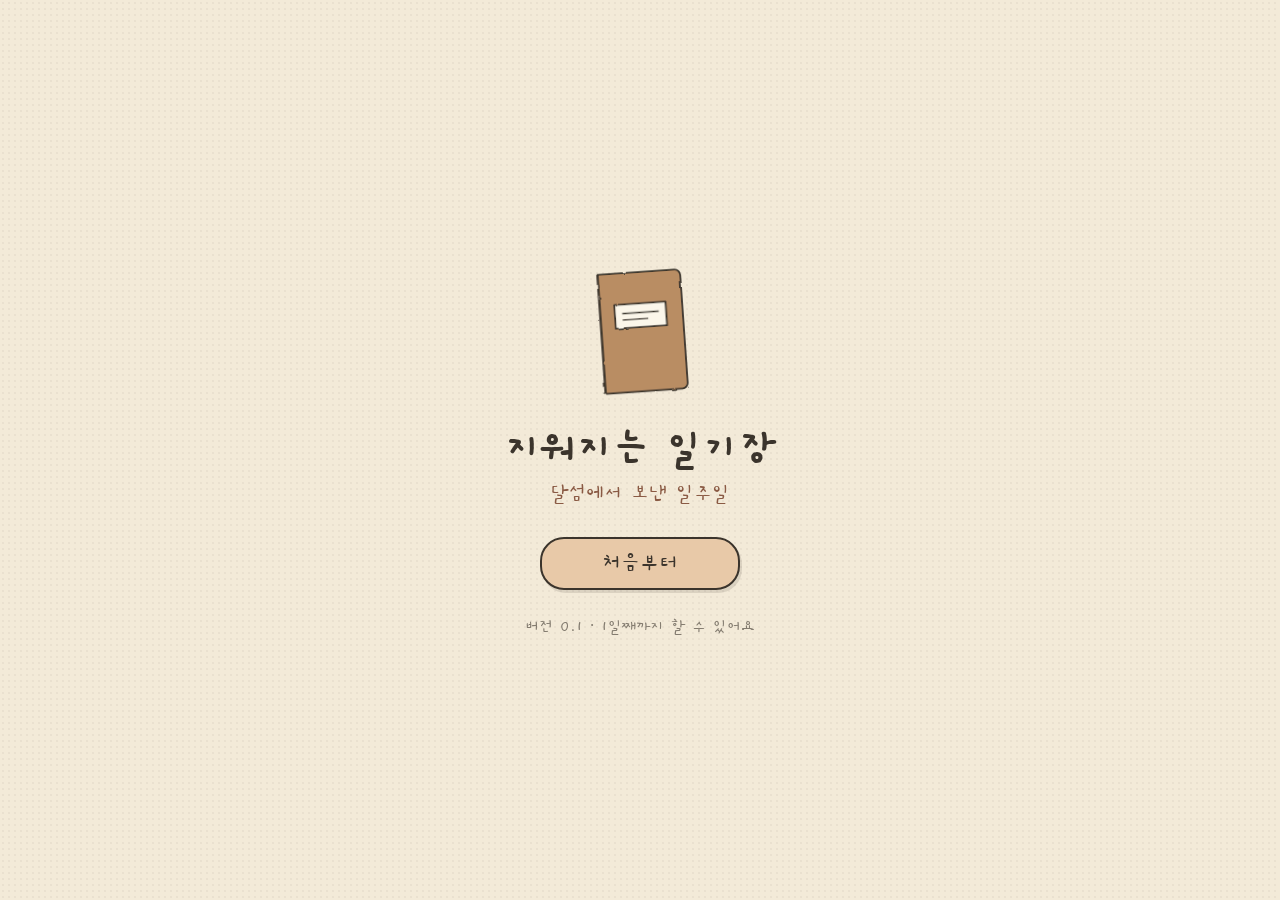
<file: index.html>
<!doctype html>
<html lang="ko">
<head>
<meta charset="utf-8">
<meta name="viewport" content="width=device-width,initial-scale=1,viewport-fit=cover">
<meta name="theme-color" content="#f3ead8">
<title>지워지는 일기장</title>
<meta name="description" content="밤마다 일기 한 줄을 지워야 다음 날이 오는 섬마을 이야기">
<link rel="preconnect" href="https://fonts.googleapis.com">
<link rel="preconnect" href="https://fonts.gstatic.com" crossorigin>
<link href="https://fonts.googleapis.com/css2?family=Gaegu:wght@400;700&display=swap" rel="stylesheet">
<link rel="stylesheet" href="styles/game.css">
</head>
<body class="t-day">
<div class="game" id="game">
  <div class="scene" id="scene">
    <div class="stage" id="stage"></div>
    <div class="rain" id="rain" hidden></div>
    <div class="hud">
      <span id="hud-time"></span>
      <button class="hud-btn" id="to-title" type="button" aria-label="제목 화면으로">
        <svg width="18" height="18" viewBox="0 0 20 20" fill="none" stroke="currentColor" stroke-width="1.8" stroke-linecap="round"><path d="M4 6h12M4 10h12M4 14h12"/></svg>
      </button>
    </div>
    <div class="fade" id="fade"></div>
  </div>
  <div class="talk" id="talk">
    <div class="box" id="box">
      <div class="who" id="who"></div>
      <div class="line" id="line"></div>
      <div class="choices" id="choices"></div>
      <div class="next" id="next" aria-hidden="true">▾</div>
    </div>
  </div>
</div>

<section class="title" id="title">
  <div class="title-inner">
    <svg class="cover" viewBox="0 0 120 150" aria-hidden="true">
      <filter id="tp"><feTurbulence type="fractalNoise" baseFrequency=".09" numOctaves="2" seed="4"/><feDisplacementMap in="SourceGraphic" scale="2.4"/></filter>
      <g filter="url(#tp)" stroke="#3b342c" stroke-width="2" stroke-linejoin="round">
        <path d="M18 10h84a6 6 0 0 1 6 6v118a6 6 0 0 1-6 6H18z" fill="#b98d64"/>
        <path d="M18 10v130" />
        <path d="M34 44h56v26H34z" fill="#fbf6ea"/>
        <path d="M42 54h40M42 61h28" stroke-width="1.4"/>
      </g>
    </svg>
    <h1>지워지는 일기장</h1>
    <p class="sub">달섬에서 보낸 일주일</p>
    <div class="title-btns">
      <button type="button" id="btn-new" class="pill main">처음부터</button>
      <button type="button" id="btn-continue" class="pill" hidden>이어하기</button>
    </div>
    <p class="ver">버전 0.1 · 1일째까지 할 수 있어요</p>
  </div>
</section>

<section class="diary" id="diary" hidden>
  <div class="page" id="page">
    <div class="page-head"><span id="diary-day"></span><span class="weather" id="diary-weather"></span></div>
    <div class="entries" id="entries"></div>
    <p class="rule" id="diary-rule">한 줄을 지워야 잠들 수 있다.</p>
    <p class="hint" id="diary-hint">지우고 싶은 줄을 손가락이나 마우스로 문질러 보세요.</p>
  </div>
  <div class="eraser" id="eraser" aria-hidden="true"></div>
</section>

<section class="ending" id="ending" hidden>
  <div class="ending-inner">
    <p class="ending-kicker" id="ending-kicker"></p>
    <h2 id="ending-title"></h2>
    <p class="ending-body" id="ending-body"></p>
    <div class="title-btns">
      <button type="button" id="btn-again" class="pill main">다시 하기</button>
      <button type="button" id="btn-home" class="pill">제목으로</button>
    </div>
  </div>
</section>

<script type="module" src="src/main.js"></script>
</body>
</html>
</file>
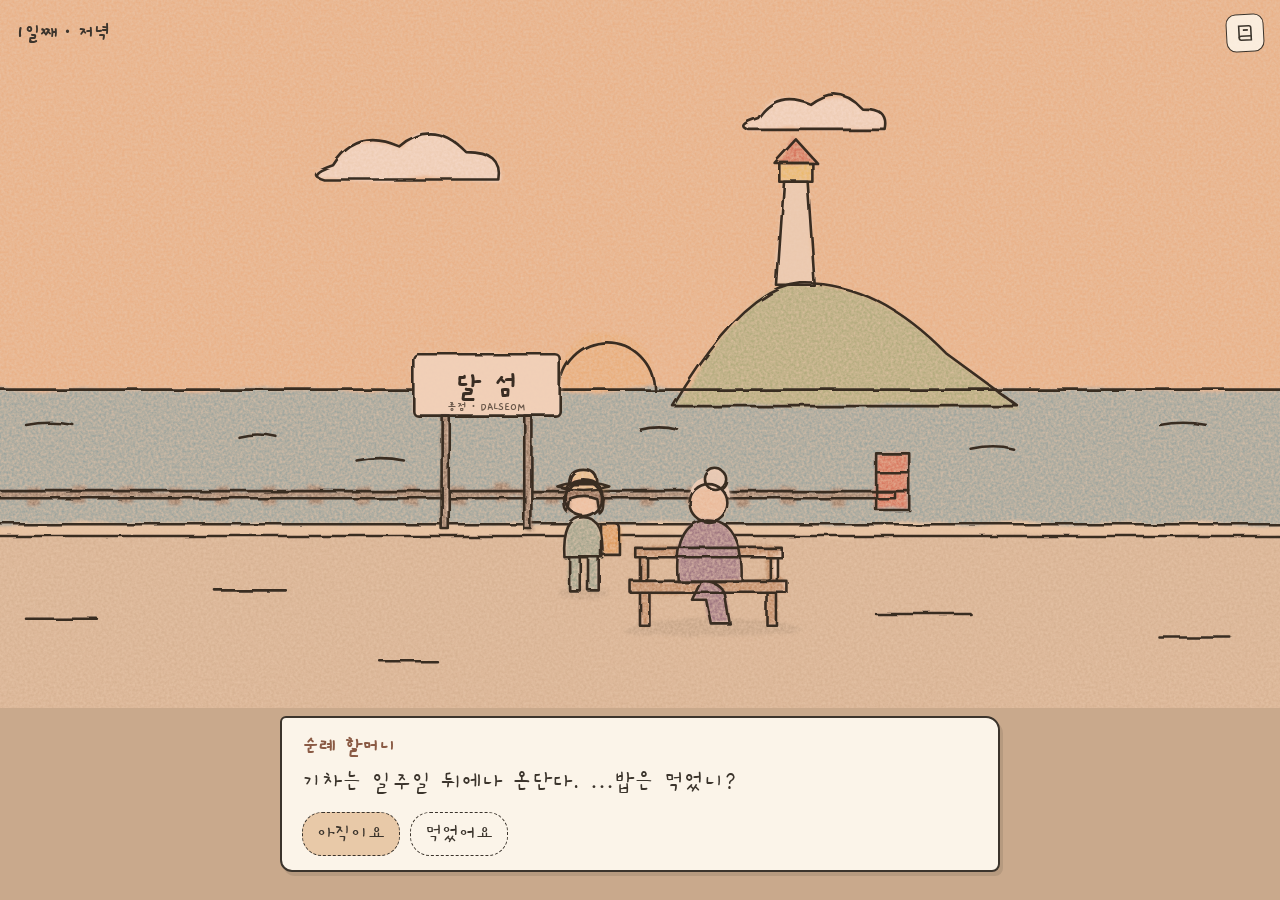
<file: docs/mockups/화풍가-시간대-v002-원본.html>
<!doctype html>
<html lang="ko"><head><meta charset="utf-8">
<meta name="viewport" content="width=device-width,initial-scale=1">
<title>화풍 가 시간대 시안</title>
<link rel="preconnect" href="https://fonts.googleapis.com">
<link href="https://fonts.googleapis.com/css2?family=Gaegu:wght@400;700&family=Jua&family=Gowun+Batang:wght@400;700&display=swap" rel="stylesheet">
<style>
*{box-sizing:border-box;margin:0}
html,body{height:100%}
body{overflow:hidden;font-family:'Gowun Batang',serif}
.game{position:relative;width:100vw;height:100vh;display:flex;flex-direction:column}
.scene{position:relative;flex:1;min-height:0}
.scene>svg{position:absolute;inset:0;width:100%;height:100%}
.hud{position:absolute;top:14px;left:16px;right:16px;display:flex;justify-content:space-between;align-items:center;font-size:15px;z-index:2}
.hud .book{width:38px;height:38px;border-radius:10px;display:grid;place-items:center}
.talk{position:relative;z-index:2;padding:4px 16px 20px;background:var(--ground)}
.box{margin:0 auto;max-width:720px;padding:16px 20px 14px}
.who{font-weight:700;font-size:16px;margin-bottom:6px}
.line{font-size:19px;line-height:1.55;word-break:keep-all}
.choices{display:flex;gap:10px;margin-top:12px;flex-wrap:wrap}
.choices span{padding:8px 14px;font-size:16px}
@media (min-width:800px){
  .talk{padding:8px 16px 28px}
  .line{font-size:21px}
}
/* ---------- A: 연필 선 + 수채화 ---------- */
.A{--ground:#dccfb5;background:#f3ead8;color:#3b342c;font-family:'Gaegu',cursive}
.A .hud{font-size:20px;font-weight:700}
.A .hud .book{background:#fffaf0cc;border:1.5px solid #3b342c;transform:rotate(-3deg)}
.A .box{background:#fffaf0ee;border:2px solid #3b342c;border-radius:6px 14px 8px 12px;box-shadow:3px 4px 0 #3b342c22}
.A .who{font-size:21px;color:#8a5a44}
.A .line{font-size:24px;line-height:1.4}
.A .choices span{border:1.5px dashed #3b342c;border-radius:20px;font-size:21px}
.A .choices span:first-child{background:#e8c9a8}
.A .wc{filter:url(#wc)}
.under{display:none}.A .under{display:inline;fill:#f8f2e6}
.A .pen{fill:none;stroke:#3b342c;stroke-width:1.1;stroke-linejoin:round;stroke-linecap:round;filter:url(#pencil)}
.A .sky{fill:#cfe1e6}.A .sun{fill:#f2c38b}.A .cloud{fill:#fff}
.A .sea{fill:#8fb7c4}.A .hill{fill:#a9c08f}.A .lh{fill:#f6f1e6}.A .lhtop{fill:#d9715b}
.A .rail{fill:#8b7d70}.A .buffer{fill:#d9715b}.A .plat{fill:#d9cbb2}.A .edge{fill:#efe4c9}
.A .sign{fill:#fbf6ea}.A .post{fill:#7b6a5a}.A .bench{fill:#b98d64}
.A .gma{fill:#8d6e8f}.A .gmaskin{fill:#f1d3b8}.A .hair{fill:#e9e6e1}
.A .kid{fill:#7ea0c9}.A .kidskin{fill:#f6dcc2}.A .kidhair{fill:#5a4636}.A .bag{fill:#e0a458}
.A .signtxt{fill:#3b342c;font-family:'Gaegu';font-weight:700}
.A .beam{display:none}
.A .shadow{fill:#3b342c22}
/* ---------- B: 종이 오려 붙이기 ---------- */
.B{--ground:#c9a57b;background:#2d4a5a;color:#2f2a26;font-family:'Jua',sans-serif}
.B .hud{color:#5b3a2a;font-size:18px}
.B .hud .book{background:#f6c35b;box-shadow:2px 3px 0 #0003}
.B .box{background:#fff8ec;border-radius:4px;box-shadow:4px 5px 0 #00000033;transform:rotate(-.6deg)}
.B .who{color:#e06a4e;font-size:18px}
.B .line{font-size:21px}
.B .choices span{background:#f6c35b;border-radius:3px;box-shadow:2px 3px 0 #0002;font-size:18px}
.B .choices span:last-child{background:#a6d0c8}
.B .wc{filter:url(#cut)}
.B .pen{display:none}
.B .sky{fill:#f7d7a8}.B .sun{fill:#f39a6b}.B .cloud{fill:#fff8ec}
.B .sea{fill:#4f97a8}.B .hill{fill:#7fb069}.B .lh{fill:#fff8ec}.B .lhtop{fill:#e06a4e}
.B .rail{fill:#6b5a4c}.B .buffer{fill:#e06a4e}.B .plat{fill:#c9a57b}.B .edge{fill:#f6c35b}
.B .sign{fill:#fff8ec}.B .post{fill:#5b4a3c}.B .bench{fill:#a0663f}
.B .gma{fill:#8a6fb0}.B .gmaskin{fill:#f5c9a3}.B .hair{fill:#f2efe9}
.B .kid{fill:#3f7cc4}.B .kidskin{fill:#f8d4b0}.B .kidhair{fill:#3d2b20}.B .bag{fill:#f6c35b}
.B .signtxt{fill:#2f2a26;font-family:'Jua'}
.B .beam{display:none}
.B .shadow{fill:#0000}
/* ---------- C: 노을 실루엣 ---------- */
.C{--ground:#2e2140;background:#1b1424;color:#f6e9dc}
.C .hud{color:#f6e9dc;font-size:16px;letter-spacing:.04em}
.C .hud .book{border:1px solid #f6e9dc66}
.C .box{background:#1b142499;border-top:1px solid #f6c48f88;border-bottom:1px solid #f6c48f88;backdrop-filter:blur(4px)}
.C .who{color:#f6c48f;letter-spacing:.08em}
.C .line{font-size:19px}
.C .choices span{border:1px solid #f6e9dc55;border-radius:2px}
.C .choices span:first-child{border-color:#f6c48f;color:#f6c48f}
.C .pen{display:none}
.C .sky{fill:url(#dusk)}.C .sun{fill:#ffd9a0;filter:url(#glow)}.C .cloud{fill:#e9879066}
.C .sea{fill:url(#seaG)}
.C .hill,.C .lh,.C .lhtop,.C .rail,.C .buffer,.C .plat,.C .edge,.C .sign,.C .post,.C .bench,.C .gma,.C .gmaskin,.C .hair,.C .kid,.C .kidskin,.C .kidhair,.C .bag{fill:#1b1424}
.C .plat{fill:#2e2140}.C .edge{fill:#4a3560}
.C .bench,.C .gma,.C .gmaskin,.C .hair,.C .kid,.C .kidskin,.C .kidhair,.C .bag,.C .post{fill:#0f0a14}
.C .signtxt{fill:#f6c48f;font-family:'Gowun Batang';font-weight:700}
.C .beam{fill:url(#beamG)}
.C .lhlamp{fill:#ffe7b0!important;filter:url(#glow)}
.C .shadow{fill:#0000}
.A .lhlamp{fill:#f5d77a}.B .lhlamp{fill:#f6c35b}

.A .hat{fill:#efd9a0}.A .hatband{fill:#d9715b}.A .kidhair{fill:#6b4a36}.A .kid{fill:#8fb0a0}
.A .moon{fill:#f6ecc8}.A .stars{fill:#fff6d8}
.moon,.stars,.night-only{display:none}
.tint{pointer-events:none;mix-blend-mode:multiply;fill:transparent}
.t-eve .tint{fill:#e89a70;opacity:.38}
.t-eve .sky{fill:#f2c9a0}
.t-day .sun{transform:translate(-30px,-112px)}.t-day .pen path[d^="M166 165"]{display:none}
.t-night .box{color:#3b342c}
.t-night .tint{fill:#2c3868;opacity:.82}
.t-night .sun{display:none}.t-night .moon,.t-night .stars,.t-night .night-only{display:inline}
.t-night .pen path[d^="M166 165"]{display:none}
.nlamp{fill:#ffe9a8;filter:url(#glow)}.nbeam{fill:url(#beamG);opacity:.8}
.t-night .moon,.t-night .stars{filter:url(#glow)}
.t-night{--ground:#3b3a4a;background:#2a2c40;color:#efe6d4}
.t-night .hud{color:#efe6d4}.t-night .hud .book{background:#3b3a4acc;border-color:#efe6d4}
.t-night .box{background:#e9e1cf;}
.t-eve{--ground:#c9a98c}
</style></head>
<body class="A t-eve">
<div class="game">
  <div class="scene">
    <div class="hud"><span>1일째 · 저녁</span><span class="book" aria-label="일기장"><svg width="20" height="20" viewBox="0 0 20 20" fill="none" stroke="currentColor" stroke-width="1.6"><path d="M4 3h10a2 2 0 0 1 2 2v12H6a2 2 0 0 1-2-2z"/><path d="M4 15a2 2 0 0 1 2-2h10"/><path d="M8 7h5"/></svg></span></div>
    <svg viewBox="0 0 400 300" id="scene" preserveAspectRatio="xMidYMax slice" aria-label="달섬역 승강장 장면">
      <defs>
        <filter id="wc" x="-10%" y="-10%" width="120%" height="120%">
          <feTurbulence type="fractalNoise" baseFrequency="0.04" numOctaves="3" seed="3" result="n"/>
          <feDisplacementMap in="SourceGraphic" in2="n" scale="5" result="d"/>
          <feGaussianBlur in="d" stdDeviation="0.6" result="b"/>
          <feTurbulence type="fractalNoise" baseFrequency="0.9" numOctaves="2" seed="8" result="g"/>
          <feColorMatrix in="g" type="matrix" values="0 0 0 0 0  0 0 0 0 0  0 0 0 0 0  0 0 0 -0.9 1.1" result="ga"/>
          <feComposite in="b" in2="ga" operator="in" result="tex"/>
          <feComponentTransfer in="tex"><feFuncA type="linear" slope="0.85"/></feComponentTransfer>
        </filter>
        <filter id="pencil" x="-5%" y="-5%" width="110%" height="110%">
          <feTurbulence type="fractalNoise" baseFrequency="0.08" numOctaves="2" seed="5" result="n"/>
          <feDisplacementMap in="SourceGraphic" in2="n" scale="2.2"/>
        </filter>
        <filter id="cut" x="-10%" y="-10%" width="130%" height="130%">
          <feTurbulence type="fractalNoise" baseFrequency="0.03" numOctaves="2" seed="2" result="n"/>
          <feDisplacementMap in="SourceGraphic" in2="n" scale="2.5" result="d"/>
          <feDropShadow in="d" dx="1.2" dy="1.6" stdDeviation="0.8" flood-color="#000" flood-opacity="0.28"/>
        </filter>
        <filter id="glow" x="-100%" y="-100%" width="300%" height="300%"><feGaussianBlur stdDeviation="4" result="b"/><feMerge><feMergeNode in="b"/><feMergeNode in="SourceGraphic"/></feMerge></filter>
        <linearGradient id="dusk" x1="0" y1="0" x2="0" y2="1"><stop offset="0" stop-color="#3b2a5a"/><stop offset=".45" stop-color="#b8577a"/><stop offset=".8" stop-color="#f29a6b"/><stop offset="1" stop-color="#ffd29a"/></linearGradient>
        <linearGradient id="seaG" x1="0" y1="0" x2="0" y2="1"><stop offset="0" stop-color="#f0a77a"/><stop offset=".3" stop-color="#7a4a74"/><stop offset="1" stop-color="#2a1d38"/></linearGradient>
        <linearGradient id="beamG" x1="0" y1="0" x2="1" y2="0"><stop offset="0" stop-color="#ffe7b0" stop-opacity=".55"/><stop offset="1" stop-color="#ffe7b0" stop-opacity="0"/></linearGradient>

        <rect id="s-sky" x="-400" y="-60" width="1200" height="235"/>
        <circle id="s-sun" cx="186" cy="160" r="20"/>
        <path id="s-cloud1" d="M70 70 q10 -16 28 -8 q14 -12 28 2 q16 0 14 12 h-74 q-8 -2 4 -6z"/>
        <path id="s-cloud2" d="M250 50 q8 -12 22 -6 q12 -9 22 2 q12 0 10 9 h-58 q-6 -2 4 -5z"/>
        <rect id="s-sea" x="-400" y="165" width="1200" height="60"/>
        <path id="s-hill" d="M214 172 Q244 122 268 120 Q300 119 330 150 L360 172 Z"/>
        <path id="s-lh" d="M258 121 L274 121 L271 77 L261 77 Z"/>
        <rect id="s-lhtop" x="259" y="69" width="14" height="8"/>
        <path id="s-lhroof" d="M257 69 L266 59 L275 69 Z"/>
        <path id="s-beam" d="M273 73 L520 40 L520 106 Z"/>
        <rect id="s-rail" x="-400" y="208" width="708" height="3"/>
        <path id="s-sleepers" d="M-400 206h6v8h-6zM-380 206h6v8h-6zM-360 206h6v8h-6zM-340 206h6v8h-6zM-320 206h6v8h-6zM-300 206h6v8h-6zM-280 206h6v8h-6zM-260 206h6v8h-6zM-240 206h6v8h-6zM-220 206h6v8h-6zM-200 206h6v8h-6zM-180 206h6v8h-6zM-160 206h6v8h-6zM-140 206h6v8h-6zM-120 206h6v8h-6zM-100 206h6v8h-6zM-80 206h6v8h-6zM-60 206h6v8h-6zM-40 206h6v8h-6zM-20 206h6v8h-6zM0 206h6v8h-6zM20 206h6v8h-6zM40 206h6v8h-6zM60 206h6v8h-6zM80 206h6v8h-6zM100 206h6v8h-6zM120 206h6v8h-6zM140 206h6v8h-6zM160 206h6v8h-6zM180 206h6v8h-6zM200 206h6v8h-6zM220 206h6v8h-6zM240 206h6v8h-6zM260 206h6v8h-6zM280 206h6v8h-6z"/>
        <path id="s-buffer" d="M300 192 h14 v24 h-14z"/>
        <rect id="s-plat" x="-400" y="222" width="1200" height="80"/>
        <rect id="s-edge" x="-400" y="222" width="1200" height="5"/>
        <rect id="s-post1" x="116" y="176" width="3" height="48"/>
        <rect id="s-post2" x="151" y="176" width="3" height="48"/>
        <rect id="s-sign" x="104" y="150" width="62" height="26" rx="2"/>
        <path id="s-bench" d="M196 246 h66 v5 h-66z M200 251 h4 v14 h-4z M254 251 h4 v14 h-4z M198 232 h62 v4 h-62z M200 236 h3 v10 h-3z M255 236 h3 v10 h-3z"/>
        <path id="s-gma" d="M216 246 q-2 -24 12 -26 q16 0 15 26 z M226 246 q8 0 10 6 l2 12 h-8 l-2 -10 h-6z"/>
        <circle id="s-gmahead" cx="229" cy="213" r="8"/>
        <circle id="s-bun" cx="232" cy="203" r="4.5"/>
        <path id="s-gmahair" d="M221 212 q0 -10 9 -10 q8 0 8 9 q-4 -5 -9 -5 q-6 0 -8 6z"/>
        <path id="s-kid" d="M168 236 q-1 -17 8 -17 q9 0 8 17 z M170 236 h4.5 v14 h-4.5z M178 236 h4.5 v14 h-4.5z"/>
        <path id="s-bag" d="M183.5 222 h6 q2 0 2 2 v11 h-8z"/>
        <circle id="s-kidhead" cx="176" cy="211" r="7.5"/>
        <path id="s-kidhair" d="M168 213 q-1 -10 8 -10 q9 0 8 10 q0 3 -1.5 4 l-1 -6 q-5 -2 -11 0 l-1 6 q-1.5 -1 -1.5 -4z"/>
        <path id="s-hat" d="M165 206 q11 -3.5 22 0 q-11 3 -22 0z M170 205 q0 -6 6 -6 q6 0 6 6z"/>
        <path id="s-hatband" d="M170.2 203.6 h11.6 v1.6 h-11.6z"/>
        <circle id="s-moon" cx="150" cy="58" r="10"/>
        <path id="s-stars" d="M40 30h1.5v1.5h-1.5zM120 22h1.5v1.5h-1.5zM160 48h1.5v1.5h-1.5zM230 28h1.5v1.5h-1.5zM330 40h1.5v1.5h-1.5zM20 90h1.5v1.5h-1.5zM200 80h1.5v1.5h-1.5zM360 90h1.5v1.5h-1.5zM-40 50h1.5v1.5h-1.5zM440 30h1.5v1.5h-1.5zM300 15h1.5v1.5h-1.5zM100 110h1.5v1.5h-1.5z"/>
        <ellipse id="s-sh1" cx="230" cy="266" rx="38" ry="4"/>
        <ellipse id="s-sh2" cx="176" cy="251" rx="11" ry="2.5"/>
      </defs>

      <g class="wc">
        <use href="#s-sky" class="sky"/>
        <use href="#s-cloud1" class="cloud"/><use href="#s-cloud2" class="cloud"/>
        <use href="#s-sun" class="sun"/>
        <use href="#s-sea" class="sea"/>
        <use href="#s-beam" class="beam"/>
        <use href="#s-hill" class="hill"/>
        <use href="#s-lh" class="lh"/><use href="#s-lhtop" class="lhtop lhlamp"/><use href="#s-lhroof" class="lhtop"/>
        <use href="#s-sleepers" class="rail"/><use href="#s-rail" class="rail"/>
        <use href="#s-buffer" class="buffer"/>
        <use href="#s-plat" class="plat"/><use href="#s-edge" class="edge"/>
        <use href="#s-sh1" class="shadow"/><use href="#s-sh2" class="shadow"/>
      </g>
      <g class="pen">
        <use href="#s-cloud1"/><use href="#s-cloud2"/>
        <path d="M166 165 A20 20 0 0 1 206 165"/>
        <path d="M-400 165 H800"/>
        <path d="M-60 180 q10 -2 20 0 M30 185 q8 -2 16 0 M80 195 q10 -2 20 0 M200 182 q8 -2 16 0 M340 190 q10 -2 18 0 M420 180 q10 -2 20 0"/>
        <use href="#s-hill"/><use href="#s-lh"/><use href="#s-lhtop"/><use href="#s-lhroof"/>
        <use href="#s-rail"/><use href="#s-buffer"/><path d="M300 200h14M300 208h14"/>
        <path d="M-400 222 H800 M-400 227 H800"/>
        <path d="M-60 262 h30 M20 250 h30 M300 260 h40 M90 280 h24 M420 270 h30"/>
      </g>
      <g class="under">
        <use href="#s-post1"/><use href="#s-post2"/><use href="#s-sign"/><use href="#s-bench"/>
        <use href="#s-gma"/><use href="#s-gmahead"/><use href="#s-bun"/><use href="#s-gmahair"/>
        <use href="#s-bag"/><use href="#s-kid"/><use href="#s-kidhead"/><use href="#s-kidhair"/><use href="#s-hat"/>
      </g>
      <g class="wc">
        <use href="#s-post1" class="post"/><use href="#s-post2" class="post"/>
        <use href="#s-sign" class="sign"/>
        <use href="#s-bench" class="bench"/>
        <use href="#s-gma" class="gma"/><use href="#s-gmahead" class="gmaskin"/><use href="#s-bun" class="hair"/><use href="#s-gmahair" class="hair"/>
        <use href="#s-bag" class="bag"/><use href="#s-kid" class="kid"/><use href="#s-kidhead" class="kidskin"/><use href="#s-kidhair" class="kidhair"/><use href="#s-hat" class="hat"/><use href="#s-hatband" class="hatband"/>
      </g>
      <g class="pen">
        <use href="#s-post1"/><use href="#s-post2"/><use href="#s-sign"/>
        <use href="#s-bench"/>
        <use href="#s-gma"/><use href="#s-gmahead"/><use href="#s-bun"/>
        <use href="#s-bag"/><use href="#s-kid"/><use href="#s-kidhead"/><use href="#s-kidhair"/><use href="#s-hat"/>
      </g>
      <text class="signtxt" x="135" y="167" text-anchor="middle" font-size="13">달 섬</text>
      <text class="signtxt" x="135" y="173.5" text-anchor="middle" font-size="5" opacity=".75">종점 · DALSEOM</text>
      <rect class="tint" x="-400" y="-60" width="1200" height="400"/>
      <g class="night-only"><use href="#s-stars" class="stars"/><use href="#s-moon" class="moon"/><use href="#s-beam" class="nbeam"/><use href="#s-lhtop" class="nlamp"/></g>
    </svg>
  </div>
  <div class="talk"><div class="box">
    <div class="who">순례 할머니</div>
    <div class="line">기차는 일주일 뒤에나 온단다. …밥은 먹었니?</div>
    <div class="choices"><span>아직이요</span><span>먹었어요</span></div>
  </div></div>
</div>
<script>
const q=new URLSearchParams(location.search);
document.body.className='A t-'+(q.get('t')||'eve');
const lab={day:'낮',eve:'저녁',night:'밤'};document.querySelector('.hud span').textContent='1일째 · '+lab[q.get('t')||'eve'];
const fit=()=>document.getElementById('scene').setAttribute('preserveAspectRatio',innerWidth>=800?'xMidYMax meet':'xMidYMax slice');fit();addEventListener('resize',fit);
</script>
</body></html>
</file>
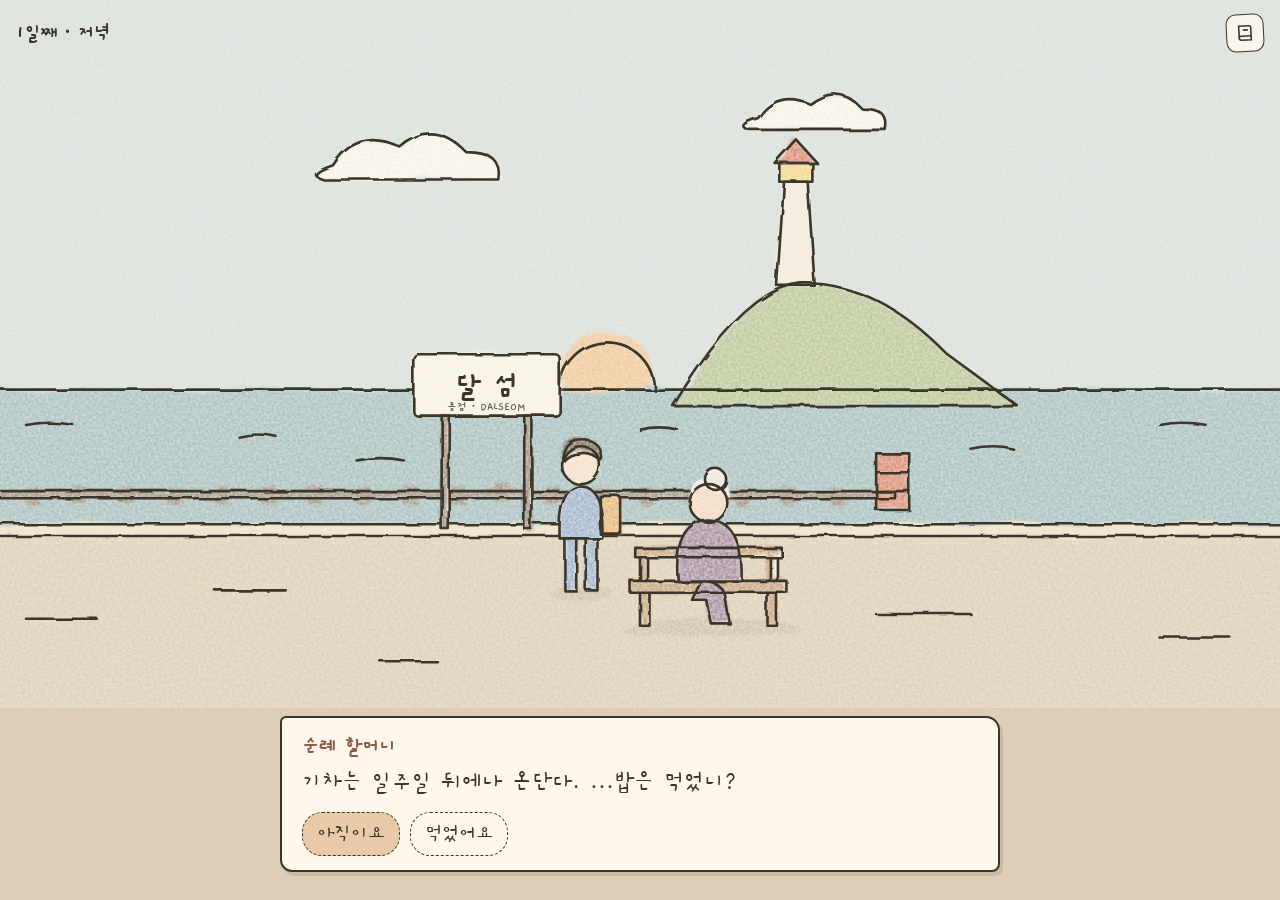
<file: docs/mockups/화풍비교-v001-원본.html>
<!doctype html>
<html lang="ko"><head><meta charset="utf-8">
<meta name="viewport" content="width=device-width,initial-scale=1">
<title>화풍 비교 시안</title>
<link rel="preconnect" href="https://fonts.googleapis.com">
<link href="https://fonts.googleapis.com/css2?family=Gaegu:wght@400;700&family=Jua&family=Gowun+Batang:wght@400;700&display=swap" rel="stylesheet">
<style>
*{box-sizing:border-box;margin:0}
html,body{height:100%}
body{overflow:hidden;font-family:'Gowun Batang',serif}
.game{position:relative;width:100vw;height:100vh;display:flex;flex-direction:column}
.scene{position:relative;flex:1;min-height:0}
.scene>svg{position:absolute;inset:0;width:100%;height:100%}
.hud{position:absolute;top:14px;left:16px;right:16px;display:flex;justify-content:space-between;align-items:center;font-size:15px;z-index:2}
.hud .book{width:38px;height:38px;border-radius:10px;display:grid;place-items:center}
.talk{position:relative;z-index:2;padding:4px 16px 20px;background:var(--ground)}
.box{margin:0 auto;max-width:720px;padding:16px 20px 14px}
.who{font-weight:700;font-size:16px;margin-bottom:6px}
.line{font-size:19px;line-height:1.55;word-break:keep-all}
.choices{display:flex;gap:10px;margin-top:12px;flex-wrap:wrap}
.choices span{padding:8px 14px;font-size:16px}
@media (min-width:800px){
  .talk{padding:8px 16px 28px}
  .line{font-size:21px}
}
/* ---------- A: 연필 선 + 수채화 ---------- */
.A{--ground:#dccfb5;background:#f3ead8;color:#3b342c;font-family:'Gaegu',cursive}
.A .hud{font-size:20px;font-weight:700}
.A .hud .book{background:#fffaf0cc;border:1.5px solid #3b342c;transform:rotate(-3deg)}
.A .box{background:#fffaf0ee;border:2px solid #3b342c;border-radius:6px 14px 8px 12px;box-shadow:3px 4px 0 #3b342c22}
.A .who{font-size:21px;color:#8a5a44}
.A .line{font-size:24px;line-height:1.4}
.A .choices span{border:1.5px dashed #3b342c;border-radius:20px;font-size:21px}
.A .choices span:first-child{background:#e8c9a8}
.A .wc{filter:url(#wc)}
.under{display:none}.A .under{display:inline;fill:#f8f2e6}
.A .pen{fill:none;stroke:#3b342c;stroke-width:1.1;stroke-linejoin:round;stroke-linecap:round;filter:url(#pencil)}
.A .sky{fill:#cfe1e6}.A .sun{fill:#f2c38b}.A .cloud{fill:#fff}
.A .sea{fill:#8fb7c4}.A .hill{fill:#a9c08f}.A .lh{fill:#f6f1e6}.A .lhtop{fill:#d9715b}
.A .rail{fill:#8b7d70}.A .buffer{fill:#d9715b}.A .plat{fill:#d9cbb2}.A .edge{fill:#efe4c9}
.A .sign{fill:#fbf6ea}.A .post{fill:#7b6a5a}.A .bench{fill:#b98d64}
.A .gma{fill:#8d6e8f}.A .gmaskin{fill:#f1d3b8}.A .hair{fill:#e9e6e1}
.A .kid{fill:#7ea0c9}.A .kidskin{fill:#f6dcc2}.A .kidhair{fill:#5a4636}.A .bag{fill:#e0a458}
.A .signtxt{fill:#3b342c;font-family:'Gaegu';font-weight:700}
.A .beam{display:none}
.A .shadow{fill:#3b342c22}
/* ---------- B: 종이 오려 붙이기 ---------- */
.B{--ground:#c9a57b;background:#2d4a5a;color:#2f2a26;font-family:'Jua',sans-serif}
.B .hud{color:#5b3a2a;font-size:18px}
.B .hud .book{background:#f6c35b;box-shadow:2px 3px 0 #0003}
.B .box{background:#fff8ec;border-radius:4px;box-shadow:4px 5px 0 #00000033;transform:rotate(-.6deg)}
.B .who{color:#e06a4e;font-size:18px}
.B .line{font-size:21px}
.B .choices span{background:#f6c35b;border-radius:3px;box-shadow:2px 3px 0 #0002;font-size:18px}
.B .choices span:last-child{background:#a6d0c8}
.B .wc{filter:url(#cut)}
.B .pen{display:none}
.B .sky{fill:#f7d7a8}.B .sun{fill:#f39a6b}.B .cloud{fill:#fff8ec}
.B .sea{fill:#4f97a8}.B .hill{fill:#7fb069}.B .lh{fill:#fff8ec}.B .lhtop{fill:#e06a4e}
.B .rail{fill:#6b5a4c}.B .buffer{fill:#e06a4e}.B .plat{fill:#c9a57b}.B .edge{fill:#f6c35b}
.B .sign{fill:#fff8ec}.B .post{fill:#5b4a3c}.B .bench{fill:#a0663f}
.B .gma{fill:#8a6fb0}.B .gmaskin{fill:#f5c9a3}.B .hair{fill:#f2efe9}
.B .kid{fill:#3f7cc4}.B .kidskin{fill:#f8d4b0}.B .kidhair{fill:#3d2b20}.B .bag{fill:#f6c35b}
.B .signtxt{fill:#2f2a26;font-family:'Jua'}
.B .beam{display:none}
.B .shadow{fill:#0000}
/* ---------- C: 노을 실루엣 ---------- */
.C{--ground:#2e2140;background:#1b1424;color:#f6e9dc}
.C .hud{color:#f6e9dc;font-size:16px;letter-spacing:.04em}
.C .hud .book{border:1px solid #f6e9dc66}
.C .box{background:#1b142499;border-top:1px solid #f6c48f88;border-bottom:1px solid #f6c48f88;backdrop-filter:blur(4px)}
.C .who{color:#f6c48f;letter-spacing:.08em}
.C .line{font-size:19px}
.C .choices span{border:1px solid #f6e9dc55;border-radius:2px}
.C .choices span:first-child{border-color:#f6c48f;color:#f6c48f}
.C .pen{display:none}
.C .sky{fill:url(#dusk)}.C .sun{fill:#ffd9a0;filter:url(#glow)}.C .cloud{fill:#e9879066}
.C .sea{fill:url(#seaG)}
.C .hill,.C .lh,.C .lhtop,.C .rail,.C .buffer,.C .plat,.C .edge,.C .sign,.C .post,.C .bench,.C .gma,.C .gmaskin,.C .hair,.C .kid,.C .kidskin,.C .kidhair,.C .bag{fill:#1b1424}
.C .plat{fill:#2e2140}.C .edge{fill:#4a3560}
.C .bench,.C .gma,.C .gmaskin,.C .hair,.C .kid,.C .kidskin,.C .kidhair,.C .bag,.C .post{fill:#0f0a14}
.C .signtxt{fill:#f6c48f;font-family:'Gowun Batang';font-weight:700}
.C .beam{fill:url(#beamG)}
.C .lhlamp{fill:#ffe7b0!important;filter:url(#glow)}
.C .shadow{fill:#0000}
.A .lhlamp{fill:#f5d77a}.B .lhlamp{fill:#f6c35b}
</style></head>
<body class="A">
<div class="game">
  <div class="scene">
    <div class="hud"><span>1일째 · 저녁</span><span class="book" aria-label="일기장"><svg width="20" height="20" viewBox="0 0 20 20" fill="none" stroke="currentColor" stroke-width="1.6"><path d="M4 3h10a2 2 0 0 1 2 2v12H6a2 2 0 0 1-2-2z"/><path d="M4 15a2 2 0 0 1 2-2h10"/><path d="M8 7h5"/></svg></span></div>
    <svg viewBox="0 0 400 300" id="scene" preserveAspectRatio="xMidYMax slice" aria-label="달섬역 승강장 장면">
      <defs>
        <filter id="wc" x="-10%" y="-10%" width="120%" height="120%">
          <feTurbulence type="fractalNoise" baseFrequency="0.04" numOctaves="3" seed="3" result="n"/>
          <feDisplacementMap in="SourceGraphic" in2="n" scale="5" result="d"/>
          <feGaussianBlur in="d" stdDeviation="0.6" result="b"/>
          <feTurbulence type="fractalNoise" baseFrequency="0.9" numOctaves="2" seed="8" result="g"/>
          <feColorMatrix in="g" type="matrix" values="0 0 0 0 0  0 0 0 0 0  0 0 0 0 0  0 0 0 -0.9 1.1" result="ga"/>
          <feComposite in="b" in2="ga" operator="in" result="tex"/>
          <feComponentTransfer in="tex"><feFuncA type="linear" slope="0.85"/></feComponentTransfer>
        </filter>
        <filter id="pencil" x="-5%" y="-5%" width="110%" height="110%">
          <feTurbulence type="fractalNoise" baseFrequency="0.08" numOctaves="2" seed="5" result="n"/>
          <feDisplacementMap in="SourceGraphic" in2="n" scale="2.2"/>
        </filter>
        <filter id="cut" x="-10%" y="-10%" width="130%" height="130%">
          <feTurbulence type="fractalNoise" baseFrequency="0.03" numOctaves="2" seed="2" result="n"/>
          <feDisplacementMap in="SourceGraphic" in2="n" scale="2.5" result="d"/>
          <feDropShadow in="d" dx="1.2" dy="1.6" stdDeviation="0.8" flood-color="#000" flood-opacity="0.28"/>
        </filter>
        <filter id="glow" x="-100%" y="-100%" width="300%" height="300%"><feGaussianBlur stdDeviation="4" result="b"/><feMerge><feMergeNode in="b"/><feMergeNode in="SourceGraphic"/></feMerge></filter>
        <linearGradient id="dusk" x1="0" y1="0" x2="0" y2="1"><stop offset="0" stop-color="#3b2a5a"/><stop offset=".45" stop-color="#b8577a"/><stop offset=".8" stop-color="#f29a6b"/><stop offset="1" stop-color="#ffd29a"/></linearGradient>
        <linearGradient id="seaG" x1="0" y1="0" x2="0" y2="1"><stop offset="0" stop-color="#f0a77a"/><stop offset=".3" stop-color="#7a4a74"/><stop offset="1" stop-color="#2a1d38"/></linearGradient>
        <linearGradient id="beamG" x1="0" y1="0" x2="1" y2="0"><stop offset="0" stop-color="#ffe7b0" stop-opacity=".55"/><stop offset="1" stop-color="#ffe7b0" stop-opacity="0"/></linearGradient>

        <rect id="s-sky" x="-400" y="-60" width="1200" height="235"/>
        <circle id="s-sun" cx="186" cy="160" r="20"/>
        <path id="s-cloud1" d="M70 70 q10 -16 28 -8 q14 -12 28 2 q16 0 14 12 h-74 q-8 -2 4 -6z"/>
        <path id="s-cloud2" d="M250 50 q8 -12 22 -6 q12 -9 22 2 q12 0 10 9 h-58 q-6 -2 4 -5z"/>
        <rect id="s-sea" x="-400" y="165" width="1200" height="60"/>
        <path id="s-hill" d="M214 172 Q244 122 268 120 Q300 119 330 150 L360 172 Z"/>
        <path id="s-lh" d="M258 121 L274 121 L271 77 L261 77 Z"/>
        <rect id="s-lhtop" x="259" y="69" width="14" height="8"/>
        <path id="s-lhroof" d="M257 69 L266 59 L275 69 Z"/>
        <path id="s-beam" d="M273 73 L520 40 L520 106 Z"/>
        <rect id="s-rail" x="-400" y="208" width="708" height="3"/>
        <path id="s-sleepers" d="M-400 206h6v8h-6zM-380 206h6v8h-6zM-360 206h6v8h-6zM-340 206h6v8h-6zM-320 206h6v8h-6zM-300 206h6v8h-6zM-280 206h6v8h-6zM-260 206h6v8h-6zM-240 206h6v8h-6zM-220 206h6v8h-6zM-200 206h6v8h-6zM-180 206h6v8h-6zM-160 206h6v8h-6zM-140 206h6v8h-6zM-120 206h6v8h-6zM-100 206h6v8h-6zM-80 206h6v8h-6zM-60 206h6v8h-6zM-40 206h6v8h-6zM-20 206h6v8h-6zM0 206h6v8h-6zM20 206h6v8h-6zM40 206h6v8h-6zM60 206h6v8h-6zM80 206h6v8h-6zM100 206h6v8h-6zM120 206h6v8h-6zM140 206h6v8h-6zM160 206h6v8h-6zM180 206h6v8h-6zM200 206h6v8h-6zM220 206h6v8h-6zM240 206h6v8h-6zM260 206h6v8h-6zM280 206h6v8h-6z"/>
        <path id="s-buffer" d="M300 192 h14 v24 h-14z"/>
        <rect id="s-plat" x="-400" y="222" width="1200" height="80"/>
        <rect id="s-edge" x="-400" y="222" width="1200" height="5"/>
        <rect id="s-post1" x="116" y="176" width="3" height="48"/>
        <rect id="s-post2" x="151" y="176" width="3" height="48"/>
        <rect id="s-sign" x="104" y="150" width="62" height="26" rx="2"/>
        <path id="s-bench" d="M196 246 h66 v5 h-66z M200 251 h4 v14 h-4z M254 251 h4 v14 h-4z M198 232 h62 v4 h-62z M200 236 h3 v10 h-3z M255 236 h3 v10 h-3z"/>
        <path id="s-gma" d="M216 246 q-2 -24 12 -26 q16 0 15 26 z M226 246 q8 0 10 6 l2 12 h-8 l-2 -10 h-6z"/>
        <circle id="s-gmahead" cx="229" cy="213" r="8"/>
        <circle id="s-bun" cx="232" cy="203" r="4.5"/>
        <path id="s-gmahair" d="M221 212 q0 -10 9 -10 q8 0 8 9 q-4 -5 -9 -5 q-6 0 -8 6z"/>
        <path id="s-kid" d="M166 228 q-1 -22 9 -22 q10 0 9 22 z M168 228 h5 v22 h-5z M177 228 h5 v22 h-5z"/>
        <path id="s-bag" d="M183 210 h7 q2 0 2 2 v14 h-9z"/>
        <circle id="s-kidhead" cx="175" cy="197" r="8"/>
        <path id="s-kidhair" d="M167 196 q0 -10 8 -10 q9 0 8.5 9 q-5 -4 -9 -3 q-5 0 -7.5 4z"/>
        <ellipse id="s-sh1" cx="230" cy="266" rx="38" ry="4"/>
        <ellipse id="s-sh2" cx="175" cy="251" rx="13" ry="3"/>
      </defs>

      <g class="wc">
        <use href="#s-sky" class="sky"/>
        <use href="#s-cloud1" class="cloud"/><use href="#s-cloud2" class="cloud"/>
        <use href="#s-sun" class="sun"/>
        <use href="#s-sea" class="sea"/>
        <use href="#s-beam" class="beam"/>
        <use href="#s-hill" class="hill"/>
        <use href="#s-lh" class="lh"/><use href="#s-lhtop" class="lhtop lhlamp"/><use href="#s-lhroof" class="lhtop"/>
        <use href="#s-sleepers" class="rail"/><use href="#s-rail" class="rail"/>
        <use href="#s-buffer" class="buffer"/>
        <use href="#s-plat" class="plat"/><use href="#s-edge" class="edge"/>
        <use href="#s-sh1" class="shadow"/><use href="#s-sh2" class="shadow"/>
      </g>
      <g class="pen">
        <use href="#s-cloud1"/><use href="#s-cloud2"/>
        <path d="M166 165 A20 20 0 0 1 206 165"/>
        <path d="M-400 165 H800"/>
        <path d="M-60 180 q10 -2 20 0 M30 185 q8 -2 16 0 M80 195 q10 -2 20 0 M200 182 q8 -2 16 0 M340 190 q10 -2 18 0 M420 180 q10 -2 20 0"/>
        <use href="#s-hill"/><use href="#s-lh"/><use href="#s-lhtop"/><use href="#s-lhroof"/>
        <use href="#s-rail"/><use href="#s-buffer"/><path d="M300 200h14M300 208h14"/>
        <path d="M-400 222 H800 M-400 227 H800"/>
        <path d="M-60 262 h30 M20 250 h30 M300 260 h40 M90 280 h24 M420 270 h30"/>
      </g>
      <g class="under">
        <use href="#s-post1"/><use href="#s-post2"/><use href="#s-sign"/><use href="#s-bench"/>
        <use href="#s-gma"/><use href="#s-gmahead"/><use href="#s-bun"/><use href="#s-gmahair"/>
        <use href="#s-bag"/><use href="#s-kid"/><use href="#s-kidhead"/><use href="#s-kidhair"/>
      </g>
      <g class="wc">
        <use href="#s-post1" class="post"/><use href="#s-post2" class="post"/>
        <use href="#s-sign" class="sign"/>
        <use href="#s-bench" class="bench"/>
        <use href="#s-gma" class="gma"/><use href="#s-gmahead" class="gmaskin"/><use href="#s-bun" class="hair"/><use href="#s-gmahair" class="hair"/>
        <use href="#s-bag" class="bag"/><use href="#s-kid" class="kid"/><use href="#s-kidhead" class="kidskin"/><use href="#s-kidhair" class="kidhair"/>
      </g>
      <g class="pen">
        <use href="#s-post1"/><use href="#s-post2"/><use href="#s-sign"/>
        <use href="#s-bench"/>
        <use href="#s-gma"/><use href="#s-gmahead"/><use href="#s-bun"/>
        <use href="#s-bag"/><use href="#s-kid"/><use href="#s-kidhead"/><use href="#s-kidhair"/>
      </g>
      <text class="signtxt" x="135" y="167" text-anchor="middle" font-size="13">달 섬</text>
      <text class="signtxt" x="135" y="173.5" text-anchor="middle" font-size="5" opacity=".75">종점 · DALSEOM</text>
    </svg>
  </div>
  <div class="talk"><div class="box">
    <div class="who">순례 할머니</div>
    <div class="line">기차는 일주일 뒤에나 온단다. …밥은 먹었니?</div>
    <div class="choices"><span>아직이요</span><span>먹었어요</span></div>
  </div></div>
</div>
<script>
const s=new URLSearchParams(location.search).get('style');
if(s) document.body.className=s;
const fit=()=>document.getElementById('scene').setAttribute('preserveAspectRatio',innerWidth>=800?'xMidYMax meet':'xMidYMax slice');fit();addEventListener('resize',fit);
</script>
</body></html>
</file>
<file: styles/game.css>
/* 지워지는 일기장 — 화풍 가 (연필 선 + 수채화) */
:root{
  --ink:#3b342c;
  --paper:#f3ead8;
  --note:#fffaf0;
  --accent:#8a5a44;
  --ground:#dccfb5;
  --pill:#e8c9a8;
  --font:'Gaegu','Apple SD Gothic Neo','Malgun Gothic',cursive;
}
*{box-sizing:border-box;margin:0;padding:0}
html,body{height:100%;background:var(--paper);color:var(--ink);font-family:var(--font)}
body{overflow:hidden;-webkit-tap-highlight-color:transparent;user-select:none;-webkit-user-select:none}
button{font:inherit;color:inherit;background:none;border:0;cursor:pointer}
[hidden]{display:none!important}

/* ---------- 게임 틀 ---------- */
.game{position:fixed;inset:0;display:flex;flex-direction:column}
.scene{position:relative;flex:1;min-height:0;overflow:hidden}
.stage{position:absolute;inset:0;transition:opacity .45s ease}
.stage>svg{position:absolute;inset:0;width:100%;height:100%;display:block}
.stage.shake{animation:shake .5s ease}
@keyframes shake{20%{transform:translate(-4px,1px)}40%{transform:translate(4px,-1px)}60%{transform:translate(-3px,0)}80%{transform:translate(2px,1px)}}
.fade{position:absolute;inset:0;background:#1d1a22;opacity:0;pointer-events:none;transition:opacity .5s ease;z-index:4}
.fade.on{opacity:1}

.hud{position:absolute;top:max(12px,env(safe-area-inset-top));left:16px;right:16px;display:flex;justify-content:space-between;align-items:center;font-size:20px;font-weight:700;z-index:3}
.hud-btn{width:40px;height:40px;border-radius:10px;display:grid;place-items:center;background:#fffaf0cc;border:1.5px solid var(--ink);transform:rotate(-3deg)}

.rain{position:absolute;inset:-20% -10%;z-index:2;pointer-events:none;opacity:.55;
  background-image:repeating-linear-gradient(103deg,transparent 0 22px,#ffffff66 22px 23.5px,transparent 23.5px 47px),
                   repeating-linear-gradient(100deg,transparent 0 37px,#ffffff44 37px 38px,transparent 38px 71px);
  background-size:120px 160px,170px 220px;animation:rain .45s linear infinite}
@keyframes rain{to{background-position:-24px 160px,-30px 220px}}

/* ---------- 대화창 ---------- */
.talk{position:relative;z-index:3;padding:6px 16px max(18px,env(safe-area-inset-bottom));background:var(--ground);min-height:212px;transition:background .45s}
.box{position:relative;margin:0 auto;max-width:720px;min-height:178px;padding:14px 20px 16px;background:var(--note);border:2px solid var(--ink);border-radius:6px 14px 8px 12px;box-shadow:3px 4px 0 #3b342c22;cursor:pointer}
.who{font-weight:700;font-size:21px;color:var(--accent);min-height:26px}
.line{font-size:24px;line-height:1.4;word-break:keep-all;overflow-wrap:break-word;min-height:68px}
.box.narr .line{color:#5a5047}
.box.narr .who{min-height:4px}
.choices{display:flex;gap:10px;margin-top:12px;flex-wrap:wrap}
.choices:empty{display:none}
.choice{padding:6px 16px;border:1.5px dashed var(--ink);border-radius:20px;font-size:21px;background:var(--note);transition:background .15s,transform .15s}
.choice:hover,.choice:focus-visible{background:var(--pill);outline:none;transform:rotate(-1deg)}
.next{position:absolute;right:16px;bottom:8px;font-size:20px;opacity:0;animation:bob 1.2s ease-in-out infinite}
.box.wait .next{opacity:.7}
@keyframes bob{50%{transform:translateY(3px)}}

@media (min-width:800px){
  .talk{padding:8px 16px 28px}
  .line{font-size:25px}
}

/* ---------- 제목 · 엔딩 ---------- */
.title,.ending{position:fixed;inset:0;z-index:20;display:grid;place-items:center;padding:24px;background:var(--paper);
  background-image:radial-gradient(#3b342c0d 1px,transparent 1px);background-size:6px 6px}
.title-inner,.ending-inner{text-align:center;max-width:420px}
.cover{width:110px;height:auto;margin-bottom:18px;transform:rotate(-4deg)}
.title h1{font-size:44px;line-height:1.1}
.title .sub{font-size:22px;color:var(--accent);margin-top:6px}
.title-btns{display:flex;flex-direction:column;gap:12px;margin-top:30px;align-items:center}
.pill{min-width:200px;padding:10px 24px;border:2px solid var(--ink);border-radius:24px;font-size:23px;background:var(--note);box-shadow:2px 3px 0 #3b342c22}
.pill.main{background:var(--pill)}
.pill:hover,.pill:focus-visible{transform:rotate(-1.5deg);outline:none}
.ver{margin-top:26px;font-size:17px;opacity:.6}
.ending{background-color:#efe4cf}
.ending-kicker{font-size:19px;color:var(--accent)}
.ending h2{font-size:36px;margin:6px 0 14px}
.ending-body{font-size:21px;line-height:1.5;word-break:keep-all;white-space:pre-line}

/* ---------- 일기장 ---------- */
.diary{position:fixed;inset:0;z-index:15;display:grid;place-items:center;padding:16px;background:#1d1a22e6;animation:fadein .5s ease}
@keyframes fadein{from{opacity:0}}
.page{position:relative;width:100%;max-width:560px;max-height:100%;overflow:auto;padding:22px 22px 18px 46px;background:#fbf5e6;border-radius:4px 10px 10px 4px;box-shadow:0 10px 40px #0007;
  background-image:linear-gradient(90deg,transparent 30px,#d9715b55 30px 31.5px,transparent 31.5px),repeating-linear-gradient(transparent 0 37px,#8fb7c455 37px 38px);
  background-position:0 0,0 10px;animation:open .6s ease}
@keyframes open{from{transform:perspective(900px) rotateY(-25deg) scale(.96);opacity:0}}
.page-head{display:flex;justify-content:space-between;font-size:22px;font-weight:700;margin-bottom:10px}
.weather{font-weight:400;color:#6b6157}
.entries{display:flex;flex-direction:column;gap:6px}
.entry{position:relative;touch-action:none;cursor:none}
.entry canvas{display:block;width:100%}
.entry.slip{animation:slip .4s ease}
@keyframes slip{25%{transform:translateX(-6px)}50%{transform:translateX(5px)}75%{transform:translateX(-3px)}}
.entry.gone{transition:opacity .8s ease;opacity:0}
.rule{margin-top:14px;font-size:21px;color:#b5523e;transform:rotate(-1deg)}
.hint{margin-top:4px;font-size:17px;color:#6b6157;min-height:24px}
.eraser{position:fixed;left:0;top:0;width:34px;height:22px;border:2px solid var(--ink);border-radius:5px;background:linear-gradient(90deg,#e9a3a0 0 55%,#9fc1d6 55%);pointer-events:none;z-index:30;opacity:0;transform:translate(-50%,-50%) rotate(-25deg);transition:opacity .2s}
.eraser.on{opacity:1}
.crumb{position:fixed;width:4px;height:3px;background:#d9b9b0;border-radius:2px;pointer-events:none;z-index:29;animation:crumb .7s ease-in forwards}
@keyframes crumb{to{transform:translate(var(--dx),40px) rotate(90deg);opacity:0}}
@media (hover:none){.entry{cursor:auto}}

/* ---------- 그림 (SVG) ---------- */
.wc{filter:url(#wc)}
.pen{fill:none;stroke:var(--ink);stroke-width:1.1;stroke-linejoin:round;stroke-linecap:round;filter:url(#pencil)}
.under{fill:#f8f2e6}
.tint{pointer-events:none;mix-blend-mode:multiply;fill:transparent}
.nightfx{display:none}
.t-eve .tint{fill:#e89a70;opacity:.38}
.t-night .tint{fill:#2c3868;opacity:.82}
.t-dim .tint{fill:#3a3f6a;opacity:.62}
.t-lamp .tint{fill:#a77d5d;opacity:.42}
.t-morning .tint{fill:#ffe2b0;opacity:.25}
.t-night .nightfx,.t-dim .nightfx,.t-lamp .nightfx{display:inline}
.glow{filter:url(#glow)}
.beam{fill:url(#beamG);animation:beam 4s ease-in-out infinite}
@keyframes beam{0%,100%{opacity:.15}50%{opacity:.85}}
.winrain{display:none}
.raining .winrain{display:inline}
.winrain path{stroke:#cfe0ea;stroke-width:.8;opacity:.8;animation:wr .5s linear infinite}
@keyframes wr{from{transform:translateY(-8px)}to{transform:translateY(8px)}}

.sky{fill:#cfe1e6}.t-eve .sky{fill:#f2c9a0}
.sun{fill:#f2c38b}.cloud{fill:#fff}.moon{fill:#f6ecc8}.star{fill:#fff6d8}
.sea{fill:#8fb7c4}.hill{fill:#a9c08f}.lh{fill:#f6f1e6}.red{fill:#d9715b}.lamp{fill:#f5d77a}
.rail{fill:#8b7d70}.plat{fill:#d9cbb2}.edge{fill:#efe4c9}
.sign{fill:#fbf6ea}.post{fill:#7b6a5a}.wood{fill:#b98d64}.wood2{fill:#a47a55}
.shadow{fill:#3b342c22}
.signtxt{fill:var(--ink);font-family:var(--font);font-weight:700}
/* 사람 */
.skin{fill:#f1d3b8}.white{fill:#ece8e1}
.gma{fill:#8d6e8f}.gma2{fill:#c9b6a2}
.kid{fill:#8fb0a0}.kidpants{fill:#7e94b0}.kidhair{fill:#6b4a36}.hat{fill:#efd9a0}.bag{fill:#e0a458}
.navy{fill:#4a5878}.navy2{fill:#3c4660}.gold{fill:#e2b85c}
.coat{fill:#9a8a74}.coat2{fill:#6d6255}.fedora{fill:#5b4f45}
/* 집 */
.wall{fill:#e9dcc2}.roof{fill:#7d8a96}.door{fill:#a47a55}.yard{fill:#cdbb98}
.glass{fill:#f5d79a}.warm{fill:#ffd98a}
.nightglass{fill:#8fb7c4}.t-night .nightglass,.t-dim .nightglass,.t-lamp .nightglass{fill:#55648c}
.jar{fill:#8a5f45}.cloth{fill:#e9b8a8}
.kwall{fill:#efe2c8}.floor{fill:#c9a98c}.cupboard{fill:#a47a55}.bowl{fill:#f4efe4}.counter{fill:#b7c3c0}.bulb{fill:#fff1b8}
.rwall{fill:#f1e6cf}.jangpan{fill:#e7c98d}.quilt{fill:#c98a8a}.quilt2{fill:#f3d9c9}
.tw{fill:#9fb59a}.seat{fill:#7a8fb0}.seat2{fill:#6a7ea0}.tfloor{fill:#b5a48a}
.t-night .box,.t-dim .box{background:#ece4d2}
.t-night .hud,.t-dim .hud{color:#efe6d4}
.t-night .hud-btn,.t-dim .hud-btn{background:#3b3a4acc;border-color:#efe6d4}
</file>
